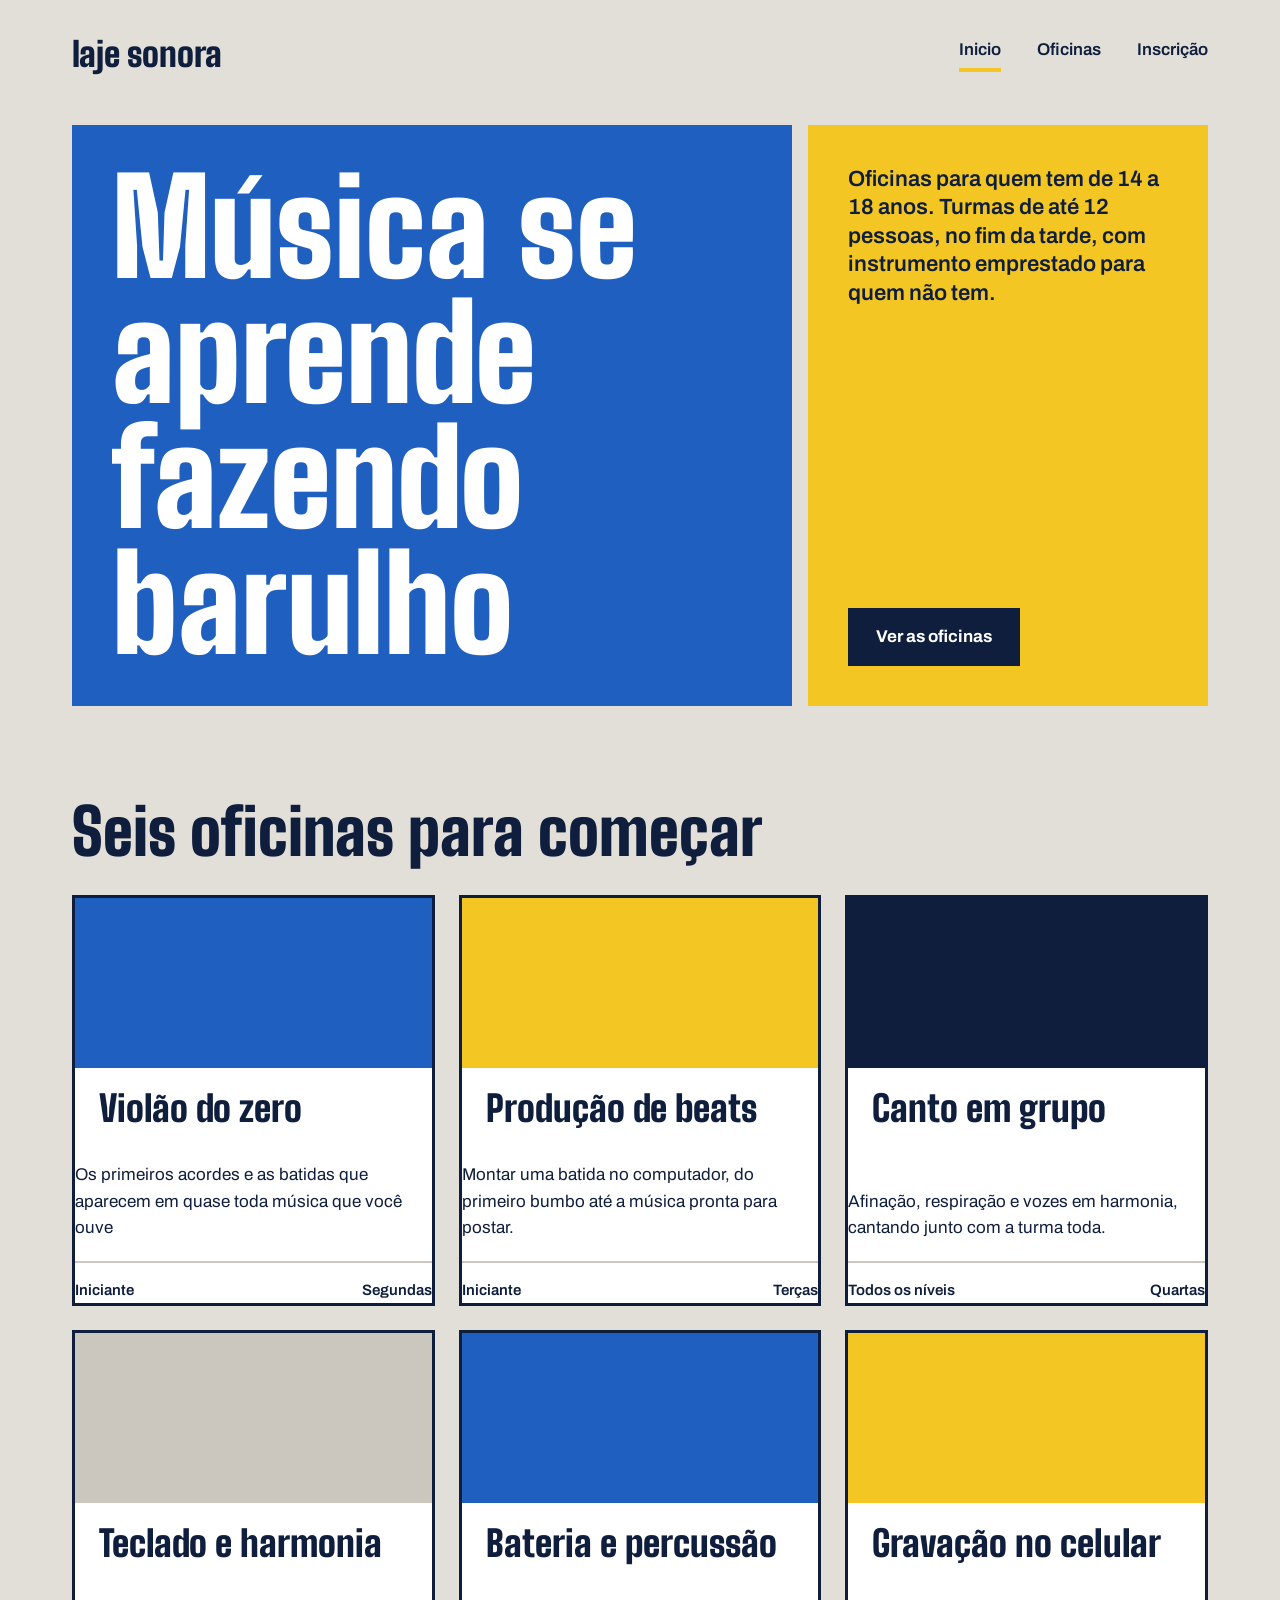
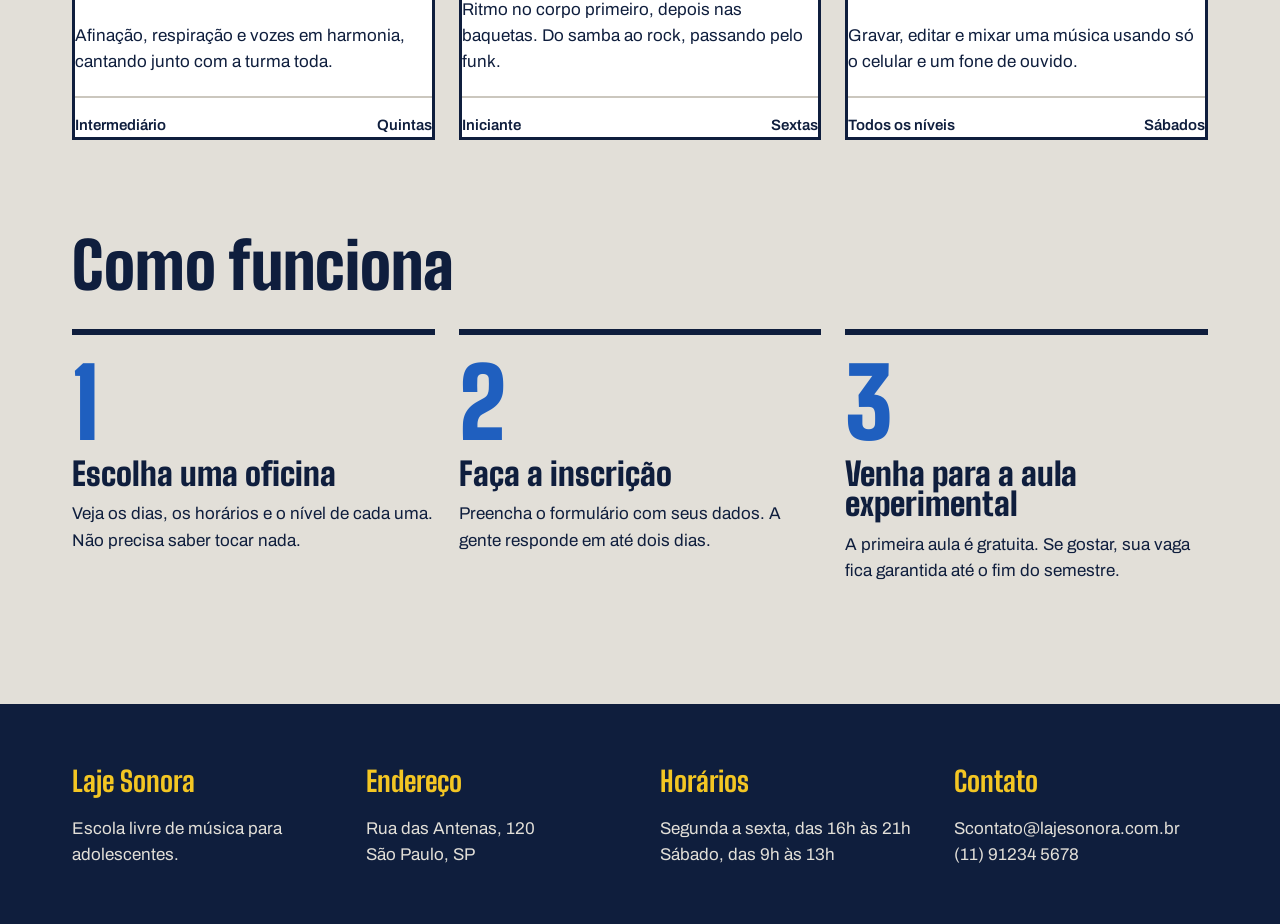
<file: index.html>
<!DOCTYPE html>
<html lang="pt-BR">
<head>
    <meta charset="UTF-8">
    <meta name="viewport" content="width=device-width, initial-scale=1.0">
    <link rel="stylesheet" href="index.css">
    <link rel="preconnect" href="https://fonts.googleapis.com">
<link rel="preconnect" href="https://fonts.gstatic.com" crossorigin>
<link href="https://fonts.googleapis.com/css2?family=Archivo:ital,wght@0,100..900;1,100..900&family=Big+Shoulders:opsz,wght@10..72,100..900&display=swap" rel="stylesheet">

    <title>Laje Sonora | Início</title>
</head>
<body>
    <header class="conteudo topo">
        <a href="index.html" class="logo">laje sonora</a>
        <nav class="menu">
            <a href="index.html" class="atual">Inicio</a>
            <a href="oficinas.html">Oficinas</a>
            <a href="inscricao.html">Inscrição</a>
        </nav>
    </header>
    <main>
        <section class="conteudo cartazes">
            <div class="cartaz cartaz-principal">
                <h1>Música se aprende fazendo barulho</h1>

            </div>
            <div class="cartaz cartaz-lateral">
                    <p>Oficinas para quem tem de 14 a 18 anos. Turmas de até 12 pessoas, no fim da tarde, com instrumento emprestado para quem não tem.</p>
                    <a href="oficinas.html" class="botao">Ver as oficinas</a>
            </div>
        </section>
        <section class="conteudo secao">
            <h2 class="titulo-secao">Seis oficinas para começar</h2>
            <div class="cards">
                <article class="card">
                    <div class="foto foto-azul"></div>
                    <div class="card-texto">
                        <h3>Violão do zero</h3>
                    </div>
                    <p>Os primeiros acordes e as batidas que aparecem em quase toda música que você ouve</p>
                    <div class="card-info">
                        <span>Iniciante</span>
                        <span>Segundas</span>
                    </div>

                </article>
                <article class="card">
                    <div class="foto foto-amarela"></div>
                    <div class="card-texto">
                        <h3>Produção de beats</h3>
                    </div>
                    <p>Montar uma batida no computador, do primeiro bumbo até a música pronta para postar.</p>
                    <div class="card-info">
                        <span>Iniciante</span>
                        <span>Terças</span>
                    </div>

                </article>
                <article class="card">
                    <div class="foto foto-tinta"></div>
                    <div class="card-texto">
                        <h3>Canto em grupo</h3>
                    </div>
                    <p>Afinação, respiração e vozes em harmonia, cantando junto com a turma toda.</p>
                    <div class="card-info">
                        <span>Todos os níveis</span>
                        <span>Quartas</span>
                    </div>

                </article>
                <article class="card">
                    <div class="foto"></div>
                    <div class="card-texto">
                        <h3>Teclado e harmonia</h3>
                    </div>
                    <p>Afinação, respiração e vozes em harmonia, cantando junto com a turma toda.</p>
                    <div class="card-info">
                        <span>Intermediário</span>
                        <span>Quintas</span>
                    </div>

                </article>
                <article class="card">
                    <div class="foto foto-azul"></div>
                    <div class="card-texto">
                        <h3>Bateria e percussão</h3>
                    </div>
                    <p>Ritmo no corpo primeiro, depois nas baquetas. Do samba ao rock, passando pelo funk.</p>
                    <div class="card-info">
                        <span>Iniciante</span>
                        <span>Sextas</span>
                    </div>

                </article>
                <article class="card">
                    <div class="foto foto-amarela"></div>
                    <div class="card-texto">
                        <h3>Gravação no celular</h3>
                    </div>
                    <p>Gravar, editar e mixar uma música usando só o celular e um fone de ouvido.</p>
                    <div class="card-info">
                        <span>Todos os níveis</span>
                        <span>Sábados</span>
                    </div>

                </article>
            </div>
        </section>
        <section class="conteudo secao">
            <h2 class="titulo-secao">Como funciona</h2>
            <div class="passos">
                <div class="passo">
                    <p class="passo-numero">1</p>
                    <h3>Escolha uma oficina</h3>
                    <p>Veja os dias, os horários e o nível de cada uma. Não precisa saber tocar nada.</p>
                </div>
                <div class="passo">
                    <p class="passo-numero">2</p>
                    <h3>Faça a inscrição</h3>
                    <p>Preencha o formulário com seus dados. A gente responde em até dois dias.</p>
                </div>
                <div class="passo">
                    <p class="passo-numero">3</p>
                    <h3>Venha para a aula experimental</h3>
                    <p>A primeira aula é gratuita. Se gostar, sua vaga fica garantida até o fim do semestre.</p>
                </div>
            </div>
        </section>
    </main>
    <footer class="rodape">
        <div class="conteudo rodape-colunas">
            <div class="rodape-coluna">
                <h4>Laje Sonora</h4>
                <p>Escola livre de música para <br> adolescentes.</p>
            </div>
            <div class="rodape-coluna">
                <h4>Endereço</h4>
                <p>Rua das Antenas, 120 <br> São Paulo, SP</p>
            </div>
            <div class="rodape-coluna">
                <h4>Horários</h4>
                <p>Segunda a sexta, das 16h às 21h<br> Sábado, das 9h às 13h</p>
            </div>
            <div class="rodape-coluna">
                <h4>Contato</h4>
                <p>Scontato@lajesonora.com.br<br> (11) 91234 5678</p>
            </div>
        </div>
    </footer>
</file>
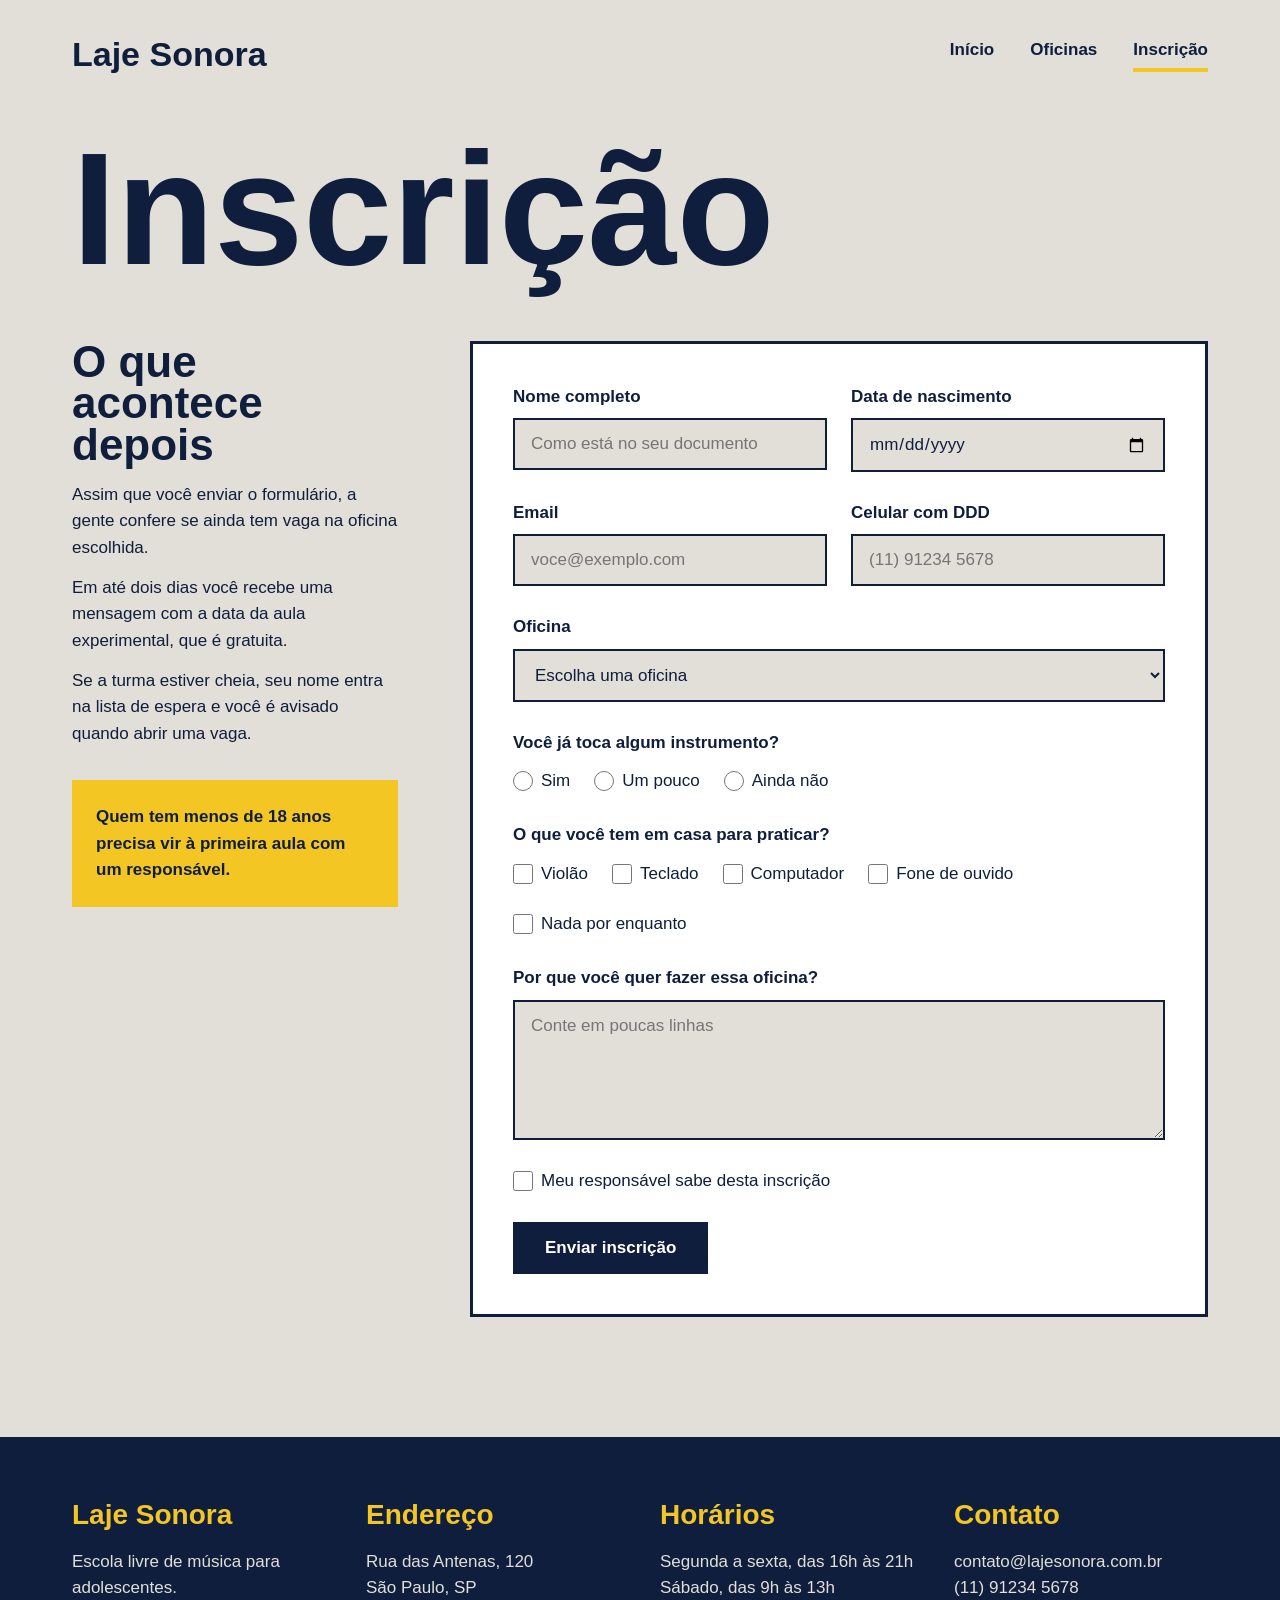
<file: inscricao.html>
<!DOCTYPE html>
<html lang="pt-br">
<head>
    <meta charset="UTF-8">
    <meta name="viewport" content="width=device-width, initial-scale=1.0">
    <title>Laje Sonora | Inscrição</title>
    <link rel="stylesheet" href="/inscricao.css">
</head>
<body>

    <header class="topo conteudo">
        <a href="index.html" class="logo">Laje Sonora</a>

        <nav class="menu">
            <a href="index.html">Início</a>
            <a href="oficinas.html">Oficinas</a>
            <a href="inscricao.html" class="atual">Inscrição</a>
        </nav>
    </header>

    <main class="conteudo">
        <h1 class="titulo-pagina">Inscrição</h1>

        <div class="inscricao">

            <section class="explicacao">
                <h2>O que acontece depois</h2>

                <p>Assim que você enviar o formulário, a gente confere se ainda tem vaga na oficina escolhida.</p>

                <p>Em até dois dias você recebe uma mensagem com a data da aula experimental, que é gratuita.</p>

                <p>Se a turma estiver cheia, seu nome entra na lista de espera e você é avisado quando abrir uma vaga.</p>

                <p class="aviso">Quem tem menos de 18 anos precisa vir à primeira aula com um responsável.</p>
            </section>

            <form class="formulario" action="#" method="post">

                <div class="linha">
                    <div class="campo">
                        <label for="nome">Nome completo</label>
                        <input type="text" id="nome" name="nome" placeholder="Como está no seu documento" required>
                    </div>

                    <div class="campo">
                        <label for="nascimento">Data de nascimento</label>
                        <input type="date" id="nascimento" name="nascimento" required>
                    </div>
                </div>

                <div class="linha">
                    <div class="campo">
                        <label for="email">Email</label>
                        <input type="email" id="email" name="email" placeholder="voce@exemplo.com" required>
                    </div>

                    <div class="campo">
                        <label for="telefone">Celular com DDD</label>
                        <input type="tel" id="telefone" name="telefone" placeholder="(11) 91234 5678" required>
                    </div>
                </div>

                <div class="campo">
                    <label for="oficina">Oficina</label>
                    <select id="oficina" name="oficina" required>
                        <option value="">Escolha uma oficina</option>
                        <option value="violao">Violão do zero</option>
                        <option value="beats">Produção de beats</option>
                        <option value="canto">Canto em grupo</option>
                        <option value="teclado">Teclado e harmonia</option>
                        <option value="bateria">Bateria e percussão</option>
                        <option value="gravacao">Gravação no celular</option>
                    </select>
                </div>

                <fieldset class="grupo">
                    <legend>Você já toca algum instrumento?</legend>

                    <div class="opcoes">
                        <div class="opcao">
                            <input type="radio" id="tocaSim" name="toca" value="sim">
                            <label for="tocaSim">Sim</label>
                        </div>

                        <div class="opcao">
                            <input type="radio" id="tocaPouco" name="toca" value="pouco">
                            <label for="tocaPouco">Um pouco</label>
                        </div>

                        <div class="opcao">
                            <input type="radio" id="tocaNao" name="toca" value="nao">
                            <label for="tocaNao">Ainda não</label>
                        </div>
                    </div>
                </fieldset>

                <fieldset class="grupo">
                    <legend>O que você tem em casa para praticar?</legend>

                    <div class="opcoes">
                        <div class="opcao">
                            <input type="checkbox" id="temViolao" name="tem" value="violao">
                            <label for="temViolao">Violão</label>
                        </div>

                        <div class="opcao">
                            <input type="checkbox" id="temTeclado" name="tem" value="teclado">
                            <label for="temTeclado">Teclado</label>
                        </div>

                        <div class="opcao">
                            <input type="checkbox" id="temComputador" name="tem" value="computador">
                            <label for="temComputador">Computador</label>
                        </div>

                        <div class="opcao">
                            <input type="checkbox" id="temFone" name="tem" value="fone">
                            <label for="temFone">Fone de ouvido</label>
                        </div>

                        <div class="opcao">
                            <input type="checkbox" id="temNada" name="tem" value="nada">
                            <label for="temNada">Nada por enquanto</label>
                        </div>
                    </div>
                </fieldset>

                <div class="campo">
                    <label for="motivo">Por que você quer fazer essa oficina?</label>
                    <textarea id="motivo" name="motivo" placeholder="Conte em poucas linhas"></textarea>
                </div>

                <div class="opcao">
                    <input type="checkbox" id="responsavel" name="responsavel" required>
                    <label for="responsavel">Meu responsável sabe desta inscrição</label>
                </div>

                <div>
                    <button class="botao" type="submit">Enviar inscrição</button>
                </div>

            </form>
        </div>
    </main>

    <footer class="rodape">
        <div class="rodape-colunas conteudo">

            <div class="rodape-coluna">
                <h4>Laje Sonora</h4>
                <p>Escola livre de música para adolescentes.</p>
            </div>

            <div class="rodape-coluna">
                <h4>Endereço</h4>
                <p>Rua das Antenas, 120</p>
                <p>São Paulo, SP</p>
            </div>

            <div class="rodape-coluna">
                <h4>Horários</h4>
                <p>Segunda a sexta, das 16h às 21h</p>
                <p>Sábado, das 9h às 13h</p>
            </div>

            <div class="rodape-coluna">
                <h4>Contato</h4>
                <p>contato@lajesonora.com.br</p>
                <p>(11) 91234 5678</p>
            </div>

        </div>
    </footer>

</body>
</html>
</file>
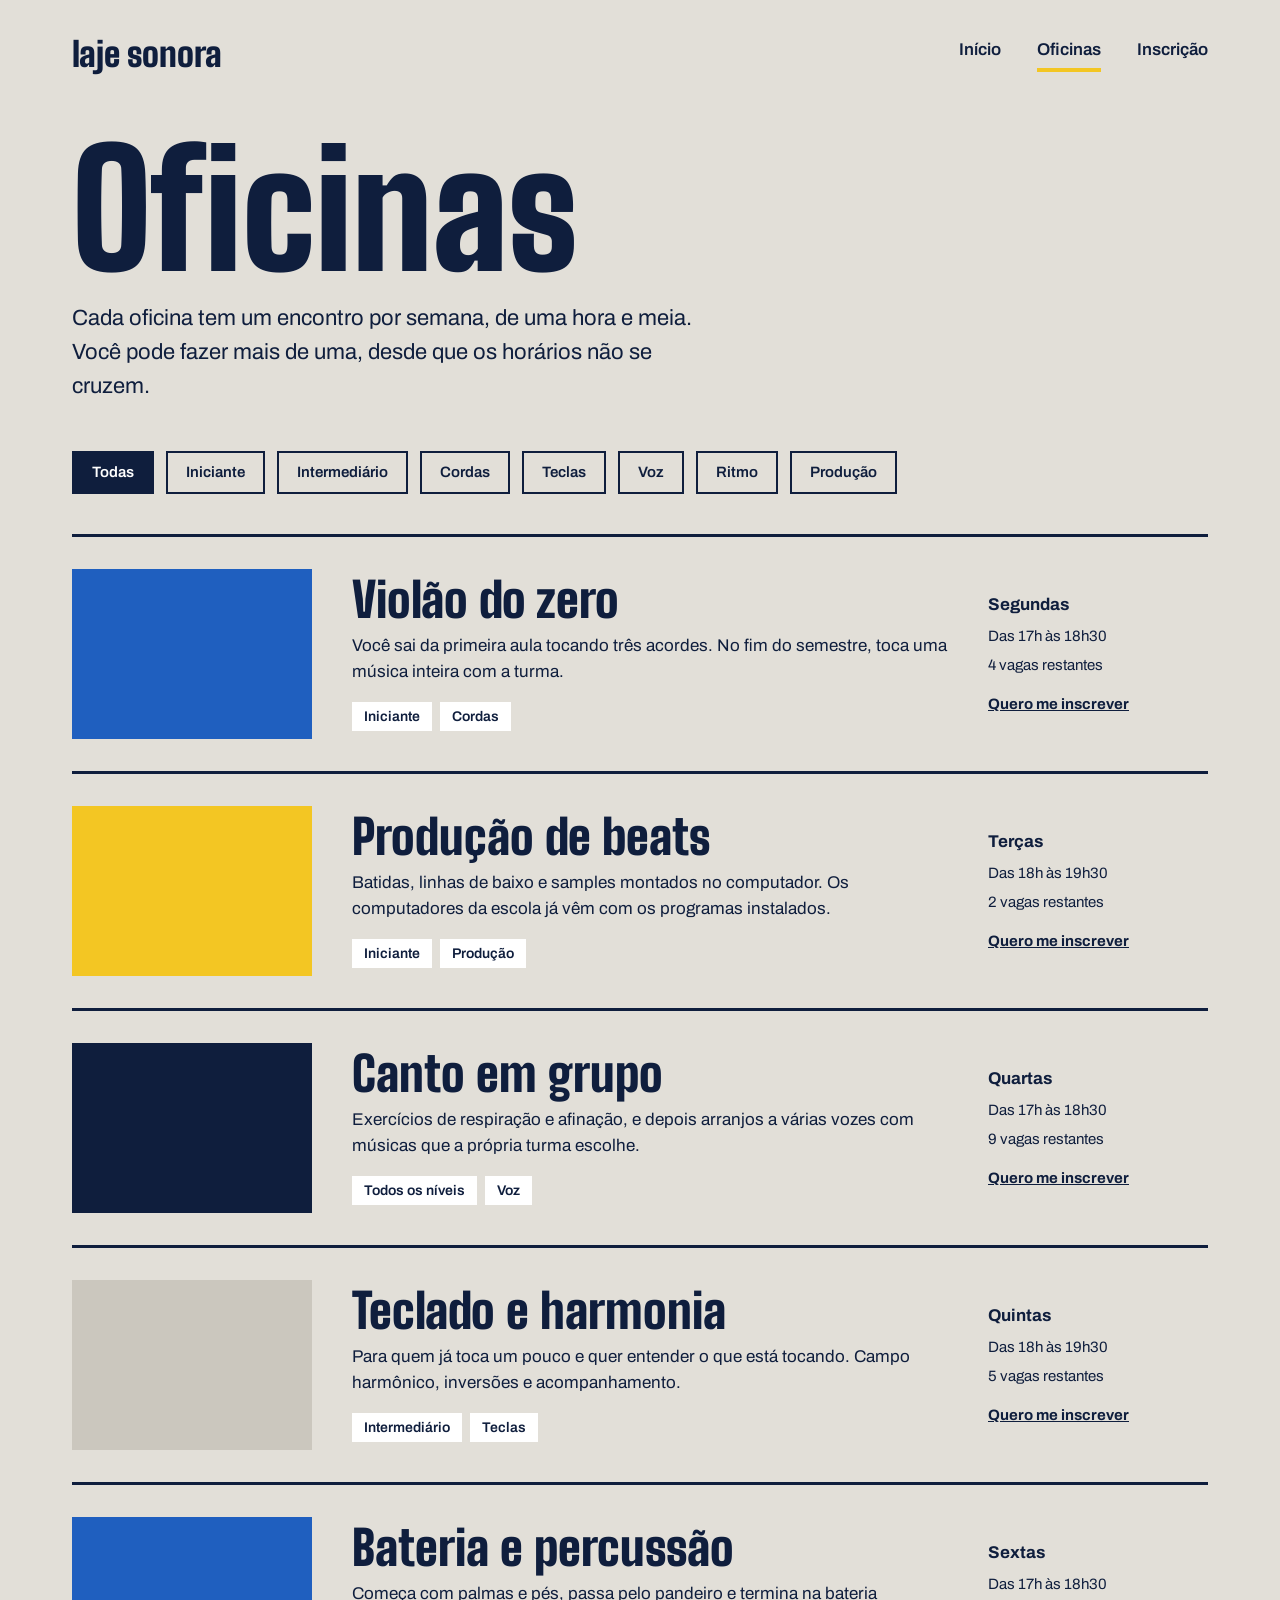
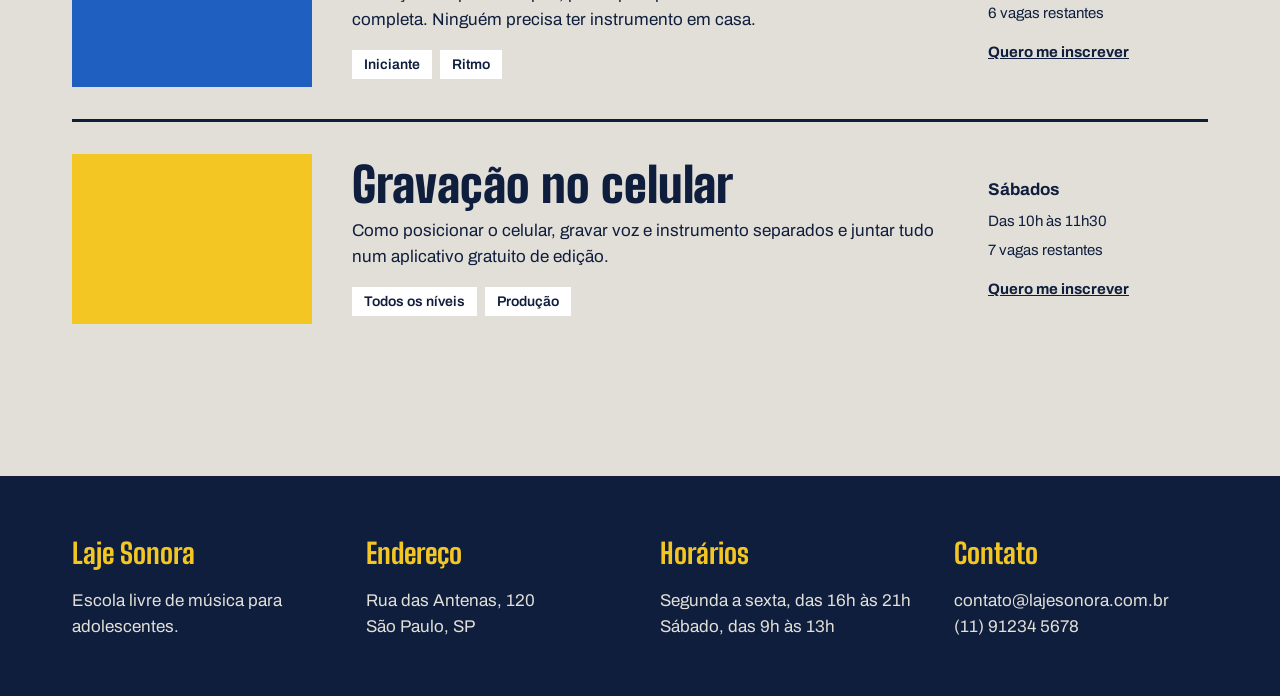
<file: oficinas.html>
<!DOCTYPE html>
<html lang="pt-BR">
<head>
    <meta charset="UTF-8">
    <meta name="viewport" content="width=device-width, initial-scale=1.0">
    <link rel="stylesheet" href="/oficinas.css">
    <link rel="preconnect" href="https://fonts.googleapis.com">
    <link rel="preconnect" href="https://fonts.gstatic.com" crossorigin>
    <link href="https://fonts.googleapis.com/css2?family=Archivo:ital,wght@0,100..900;1,100..900&family=Big+Shoulders:opsz,wght@10..72,100..900&display=swap" rel="stylesheet">
    <title>Laje Sonora | Oficinas</title>
</head>
<body>

    <header class="conteudo topo">
        <a href="index.html" class="logo">laje sonora</a>
        <nav class="menu">
            <a href="index.html">Início</a>
            <a href="oficinas.html" class="atual">Oficinas</a>
            <a href="inscricao.html">Inscrição</a>
        </nav>
    </header>

    <main class="conteudo">
        <h1 class="titulo-pagina">Oficinas</h1>

        <p class="subtitulo-pagina">
            Cada oficina tem um encontro por semana, de uma hora e meia. Você pode fazer mais de uma, desde que os horários não se cruzem.
        </p>

        <div class="filtros">
            <span class="filtro ativo">Todas</span>
            <span class="filtro">Iniciante</span>
            <span class="filtro">Intermediário</span>
            <span class="filtro">Cordas</span>
            <span class="filtro">Teclas</span>
            <span class="filtro">Voz</span>
            <span class="filtro">Ritmo</span>
            <span class="filtro">Produção</span>
        </div>

        <div class="lista">

            <article class="oficina">
                <div class="foto foto-azul"></div>
                <div class="oficina-texto">
                    <h2>Violão do zero</h2>
                    <p>Você sai da primeira aula tocando três acordes. No fim do semestre, toca uma música inteira com a turma.</p>
                    <div class="etiquetas">
                        <span class="etiqueta">Iniciante</span>
                        <span class="etiqueta">Cordas</span>
                    </div>
                </div>
                <div class="oficina-detalhes">
                    <strong>Segundas</strong>
                    <span>Das 17h às 18h30</span>
                    <span>4 vagas restantes</span>
                    <a href="inscricao.html">Quero me inscrever</a>
                </div>
            </article>

            <article class="oficina">
                <div class="foto foto-amarela"></div>
                <div class="oficina-texto">
                    <h2>Produção de beats</h2>
                    <p>Batidas, linhas de baixo e samples montados no computador. Os computadores da escola já vêm com os programas instalados.</p>
                    <div class="etiquetas">
                        <span class="etiqueta">Iniciante</span>
                        <span class="etiqueta">Produção</span>
                    </div>
                </div>
                <div class="oficina-detalhes">
                    <strong>Terças</strong>
                    <span>Das 18h às 19h30</span>
                    <span>2 vagas restantes</span>
                    <a href="inscricao.html">Quero me inscrever</a>
                </div>
            </article>

            <article class="oficina">
                <div class="foto foto-tinta"></div>
                <div class="oficina-texto">
                    <h2>Canto em grupo</h2>
                    <p>Exercícios de respiração e afinação, e depois arranjos a várias vozes com músicas que a própria turma escolhe.</p>
                    <div class="etiquetas">
                        <span class="etiqueta">Todos os níveis</span>
                        <span class="etiqueta">Voz</span>
                    </div>
                </div>
                <div class="oficina-detalhes">
                    <strong>Quartas</strong>
                    <span>Das 17h às 18h30</span>
                    <span>9 vagas restantes</span>
                    <a href="inscricao.html">Quero me inscrever</a>
                </div>
            </article>

            <article class="oficina">
                <div class="foto"></div>
                <div class="oficina-texto">
                    <h2>Teclado e harmonia</h2>
                    <p>Para quem já toca um pouco e quer entender o que está tocando. Campo harmônico, inversões e acompanhamento.</p>
                    <div class="etiquetas">
                        <span class="etiqueta">Intermediário</span>
                        <span class="etiqueta">Teclas</span>
                    </div>
                </div>
                <div class="oficina-detalhes">
                    <strong>Quintas</strong>
                    <span>Das 18h às 19h30</span>
                    <span>5 vagas restantes</span>
                    <a href="inscricao.html">Quero me inscrever</a>
                </div>
            </article>

            <article class="oficina">
                <div class="foto foto-azul"></div>
                <div class="oficina-texto">
                    <h2>Bateria e percussão</h2>
                    <p>Começa com palmas e pés, passa pelo pandeiro e termina na bateria completa. Ninguém precisa ter instrumento em casa.</p>
                    <div class="etiquetas">
                        <span class="etiqueta">Iniciante</span>
                        <span class="etiqueta">Ritmo</span>
                    </div>
                </div>
                <div class="oficina-detalhes">
                    <strong>Sextas</strong>
                    <span>Das 17h às 18h30</span>
                    <span>6 vagas restantes</span>
                    <a href="inscricao.html">Quero me inscrever</a>
                </div>
            </article>

            <article class="oficina">
                <div class="foto foto-amarela"></div>
                <div class="oficina-texto">
                    <h2>Gravação no celular</h2>
                    <p>Como posicionar o celular, gravar voz e instrumento separados e juntar tudo num aplicativo gratuito de edição.</p>
                    <div class="etiquetas">
                        <span class="etiqueta">Todos os níveis</span>
                        <span class="etiqueta">Produção</span>
                    </div>
                </div>
                <div class="oficina-detalhes">
                    <strong>Sábados</strong>
                    <span>Das 10h às 11h30</span>
                    <span>7 vagas restantes</span>
                    <a href="inscricao.html">Quero me inscrever</a>
                </div>
            </article>

        </div>
    </main>

    <footer class="rodape">
        <div class="conteudo rodape-colunas">
            <div class="rodape-coluna">
                <h4>Laje Sonora</h4>
                <p>Escola livre de música para <br> adolescentes.</p>
            </div>

            <div class="rodape-coluna">
                <h4>Endereço</h4>
                <p>Rua das Antenas, 120 <br> São Paulo, SP</p>
            </div>

            <div class="rodape-coluna">
                <h4>Horários</h4>
                <p>Segunda a sexta, das 16h às 21h <br> Sábado, das 9h às 13h</p>
            </div>

            <div class="rodape-coluna">
                <h4>Contato</h4>
                <p>contato@lajesonora.com.br <br> (11) 91234 5678</p>
            </div>
        </div>
    </footer>

</body>
</html>
</file>
<file: index.css>
* {
    margin: 0;
    padding: 0;
    box-sizing: border-box;
}

:root {
    --concreto: #E2DFD8;
    --concreto-escuro: #CBC7BE;
    --tinta: #0F1E3D;
    --caixa-dagua: #1F5FBF;
    --fita: #F3C623;
    --branco: #FFFFFF;
    --fonte-cartaz: "Big Shoulders", "Arial Narrow", sans-serif;
    --fonte-texto: "Archivo", Arial, sans-serif;
}

body {
    background: var(--concreto);
    color: var(--tinta);
    font-family: var(--fonte-texto);
    font-size: 17px;
    line-height: 1.55;
}

h1, h2, h3 {
    font-family: var(--fonte-cartaz);
    font-weight: 900;
    line-height: 0.95;
}

a {
    color: inherit;
}

.conteudo {
    max-width: 1200px;
    margin-inline: auto;
    padding-inline: 32px;
}

.topo {
    padding-block: 28px;
    display: flex;
    justify-content: space-between;
    align-items: center;
}

.logo {
    font-family: var(--fonte-cartaz);
    font-size: 34px;
    font-weight: 900;
    text-decoration: none;
}

.menu {
    display: flex;
    gap: 36px;
}

.menu a {
    font-weight: 600;
    text-decoration: none;
    padding-bottom: 4px;
    border-bottom: 4px solid transparent;
}

.menu a:hover {
    border-bottom-color: var(--tinta);
}

.menu a.atual {
    border-bottom-color: var(--fita);
}

.cartazes {
    margin-top: 16px;
    display: flex;
    gap: 16px;
}

.cartaz {
    padding: 40px;
}

.cartaz-principal {
    background-color: var(--caixa-dagua);
    color: var(--branco);
    flex: 2;
}

.cartaz-principal h1 {
    font-size: 132px;
    max-width: 9ch;
}

.cartaz-lateral {
    background-color: var(--fita);
    flex: 1;
    display: flex;
    flex-direction: column;
    justify-content: space-between;
    gap: 32px;
    align-items: flex-start;
}

.cartaz-lateral p {
    font-size: 22px;
    font-weight: 600;
    line-height: 1.3;
}

.botao {
    background-color: var(--tinta);
    color: var(--branco);
    font-weight: 700;
    text-decoration: none;
    padding: 16px 28px;
    border: none;
    font-family: var(--fonte-texto);
    font-size: 17px;
    cursor: pointer;
}

.botao:hover {
    background-color: var(--caixa-dagua);
}

.secao {
    margin-top: 96px;
}

.titulo-secao {
    font-size: 64px;
    margin-bottom: 32px;
}

.cards {
    display: flex;
    flex-wrap: wrap;
    gap: 24px;
}

.card {
    background-color: var(--branco);
    border: 3px solid var(--tinta);
    flex: 1 1 340px;
    display: flex;
    flex-direction: column;
}

.card .foto {
    height: 170px;
}

.foto {
    background-color: var(--concreto-escuro);
}

.foto-azul {
    background-color: var(--caixa-dagua);
}

.foto-amarela {
    background-color: var(--fita);
}

.foto-tinta {
    background-color: var(--tinta);
}

.card-texto {
    padding: 24px;
    display: flex;
    flex-direction: column;
    flex: 1;
}

.card h3 {
    font-size: 36px;
    margin-bottom: 12px;
}

.card-info {
    margin-top: 20px;
    padding-top: 16px;
    border-top: 2px solid var(--concreto-escuro);
    font-size: 15px;
    font-weight: 600;
    display: flex;
    justify-content: space-between;
}

.passos {
    display: grid;
    grid-template-columns: repeat(3, minmax(0, 1fr));
    gap: 24px;
}

.passo {
    border-top: 6px solid var(--tinta);
    padding-top: 20px;
}

.passo-numero {
    font-family: var(--fonte-cartaz);
    font-size: 96px;
    font-weight: 900;
    line-height: 1;
    color: var(--caixa-dagua);
}

.passo h3 {
    font-size: 32px;
    margin-block: 8px 12px;
}

.rodape {
    margin-top: 120px;
    background-color: var(--tinta);
    color: var(--concreto);
    padding-block: 56px;
}

.rodape-colunas {
    display: flex;
    gap: 40px;
}

.rodape-coluna {
    flex: 1;
}

.rodape h4 {
    font-family: var(--fonte-cartaz);
    font-size: 28px;
    color: var(--fita);
    margin-bottom: 12px;
}


@media (max-width: 800px) {
    .cartazes,
    .passos,
    .rodape-colunas {
        flex-direction: column;
    }

    .cartaz-principal h1 {
        font-size: 84px;
    }
}
</file>
<file: inscricao.css>
* {
    margin: 0;
    padding: 0;
    box-sizing: border-box;
}

:root {
    --concreto: #E2DFD8;
    --concreto-escuro: #CBC7BE;
    --tinta: #0F1E3D;
    --caixa-dagua: #1F5FBF;
    --fita: #F3C623;
    --branco: #FFFFFF;
    --fonte-cartaz: "Big Shoulders", "Arial Narrow", sans-serif;
    --fonte-texto: "Archivo", Arial, sans-serif;
}

body {
    background: var(--concreto);
    color: var(--tinta);
    font-family: var(--fonte-texto);
    font-size: 17px;
    line-height: 1.55;
}

a {
    color: inherit;
}

h1, h2, h3 {
    font-family: var(--fonte-cartaz);
    font-weight: 900;
    line-height: 0.95;
}

.conteudo {
    max-width: 1200px;
    margin-inline: auto;
    padding-inline: 32px;
}

.topo {
    padding-block: 28px;
    display: flex;
    justify-content: space-between;
    align-items: center;
}

.logo {
    font-family: var(--fonte-cartaz);
    font-size: 34px;
    font-weight: 900;
    text-decoration: none;
}

.menu {
    display: flex;
    gap: 36px;
}

.menu a {
    font-weight: 600;
    text-decoration: none;
    padding-bottom: 4px;
    border-bottom: 4px solid transparent;
}

.menu a:hover {
    border-bottom-color: var(--tinta);
}

.menu a.atual {
    border-bottom-color: var(--fita);
}

.rodape {
    margin-top: 120px;
    background-color: var(--tinta);
    color: var(--concreto);
    padding-block: 56px;
}

.rodape-colunas {
    display: flex;
    gap: 40px;
}

.rodape-coluna {
    flex: 1;
}

.rodape h4 {
    font-family: var(--fonte-cartaz);
    font-size: 28px;
    color: var(--fita);
    margin-bottom: 12px;
}

.titulo-pagina {
    font-size: 160px;
    margin-top: 24px;
}

.botao {
    background-color: var(--tinta);
    color: var(--branco);
    padding: 16px 32px;
    border: none;
    font-family: var(--fonte-texto);
    font-size: 17px;
    font-weight: 700;
    cursor: pointer;
}

.botao:hover {
    background-color: var(--caixa-dagua);
}

.inscricao {
    margin-top: 56px;
    display: flex;
    gap: 72px;
}

.explicacao {
    flex: 1;
}

.explicacao h2 {
    font-size: 44px;
    margin-bottom: 16px;
}

.explicacao p + p {
    margin-top: 14px;
}


.explicacao .aviso {
    margin-top: 33px;
    padding: 24px;
    width: 100%;
    background-color: var(--fita);
    font-weight: 600;
}


.formulario {
    background-color: var(--branco);
    border: 3px solid var(--tinta);
    padding: 40px;
    flex: 2;
    display: flex;
    flex-direction: column;
    gap: 28px;
}

.linha {
    display: flex;
    gap: 24px;
}

.campo {
    flex: 1;
    display: flex;
    flex-direction: column;
    gap: 8px;
}

.grupo legend {
    margin-bottom: 12px;
}

.opcoes {
    display: flex;
    flex-wrap: wrap;
    gap: 24px;
}

.opcao {
    display: flex;
    align-items: center;
    gap: 8px;
}

.formulario label,
.formulario legend {
    font-weight: 700;
}

.formulario fieldset {
    border: none;
}

.formulario input[type="text"],
.formulario input[type="email"],
.formulario input[type="tel"],
.formulario input[type="date"],
.formulario select,
.formulario textarea {
    width: 100%;
    padding: 14px 16px;
    border: 2px solid var(--tinta);
    background-color: var(--concreto);
    font-family: var(--fonte-texto);
    font-size: 17px;
    color: var(--tinta);
}

.formulario input:focus,
.formulario select:focus,
.formulario textarea:focus {
    outline: 3px solid var(--caixa-dagua);
    outline-offset: 2px;
    background-color: var(--branco);
}

.formulario textarea {
    height: 140px;
    resize: vertical;
}

.formulario .opcao label {
    font-weight: 500;
}

.formulario input[type="radio"],
.formulario input[type="checkbox"] {
    width: 20px;
    height: 20px;
    accent-color: var(--caixa-dagua);
}



@media (max-width: 800px) {
    .inscricao,
    .linha,
    .rodape-colunas {
        flex-direction: column;
    }

    .titulo-pagina {
        font-size: 96px;
    }
}
</file>
<file: oficinas.css>
* {
    margin: 0;
    padding: 0;
    box-sizing: border-box;
}

:root {
    --concreto: #E2DFD8;
    --concreto-escuro: #CBC7BE;
    --tinta: #0F1E3D;
    --caixa-dagua: #1F5FBF;
    --fita: #F3C623;
    --branco: #FFFFFF;
    --fonte-cartaz: "Big Shoulders", "Arial Narrow", sans-serif;
    --fonte-texto: "Archivo", Arial, sans-serif;
}

body {
    background: var(--concreto);
    color: var(--tinta);
    font-family: var(--fonte-texto);
    font-size: 17px;
    line-height: 1.55;
}

a {
    color: inherit;
}

h1, h2, h3 {
    font-family: var(--fonte-cartaz);
    font-weight: 900;
    line-height: 0.95;
}

.conteudo {
    max-width: 1200px;
    margin-inline: auto;
    padding-inline: 32px;
}

.topo {
    padding-block: 28px;
    display: flex;
    justify-content: space-between;
    align-items: center;
}

.logo {
    font-family: var(--fonte-cartaz);
    font-size: 34px;
    font-weight: 900;
    text-decoration: none;
}

.menu {
    display: flex;
    gap: 36px;
}

.menu a {
    font-weight: 600;
    text-decoration: none;
    padding-bottom: 4px;
    border-bottom: 4px solid transparent;
}

.menu a:hover {
    border-bottom-color: var(--tinta);
}

.menu a.atual {
    border-bottom-color: var(--fita);
}

.rodape {
    margin-top: 120px;
    background-color: var(--tinta);
    color: var(--concreto);
    padding-block: 56px;
}

.rodape-colunas {
    display: flex;
    gap: 40px;
}

.rodape-coluna {
    flex: 1;
}

.rodape h4 {
    font-family: var(--fonte-cartaz);
    font-size: 28px;
    color: var(--fita);
    margin-bottom: 12px;
}

.foto {
    background-color: var(--concreto-escuro);
}

.foto-azul {
    background-color: var(--caixa-dagua);
}

.foto-amarela {
    background-color: var(--fita);
}

.foto-tinta {
    background-color: var(--tinta);
}

.titulo-pagina {
    font-size: 160px;
    margin-top: 24px;
}

.subtitulo-pagina {
    font-size: 22px;
    max-width: 640px;
    margin-top: 16px;
}

.filtros {
    margin-top: 48px;
    display: flex;
    flex-wrap: wrap;
    gap: 12px;
}

.filtro {
    border: 2px solid var(--tinta);
    padding: 8px 18px;
    font-weight: 600;
    font-size: 15px;
}

.filtro.ativo {
    background-color: var(--tinta);
    color: var(--branco);
}

.lista {
    margin-top: 40px;
}

.oficina {
    padding-block: 32px;
    border-top: 3px solid var(--tinta);
    display: flex;
    align-items: center;
    gap: 40px;
}

.oficina .foto {
    width: 240px;
    height: 170px;
    flex-shrink: 0;
}

.oficina-texto {
    flex: 1;
}

.oficina h2 {
    font-size: 48px;
    margin-bottom: 10px;
}

.etiquetas {
    margin-top: 16px;
    display: flex;
    gap: 8px;
}

.etiqueta {
    background-color: var(--branco);
    padding: 4px 12px;
    font-size: 14px;
    font-weight: 600;
}

.oficina-detalhes {
    width: 220px;
    font-size: 15px;
    display: flex;
    flex-direction: column;
    gap: 6px;
}

.oficina-detalhes strong {
    font-size: 17px;
}

.oficina-detalhes a {
    margin-top: 10px;
    font-weight: 700;
}



@media (max-width: 800px) {
    .oficina,
    .rodape-colunas {
        flex-direction: column;
        align-items: stretch;
    }

    .titulo-pagina {
        font-size: 96px;
    }

    .oficina .foto,
    .oficina-detalhes {
        width: 100%;
    }
}
</file>
